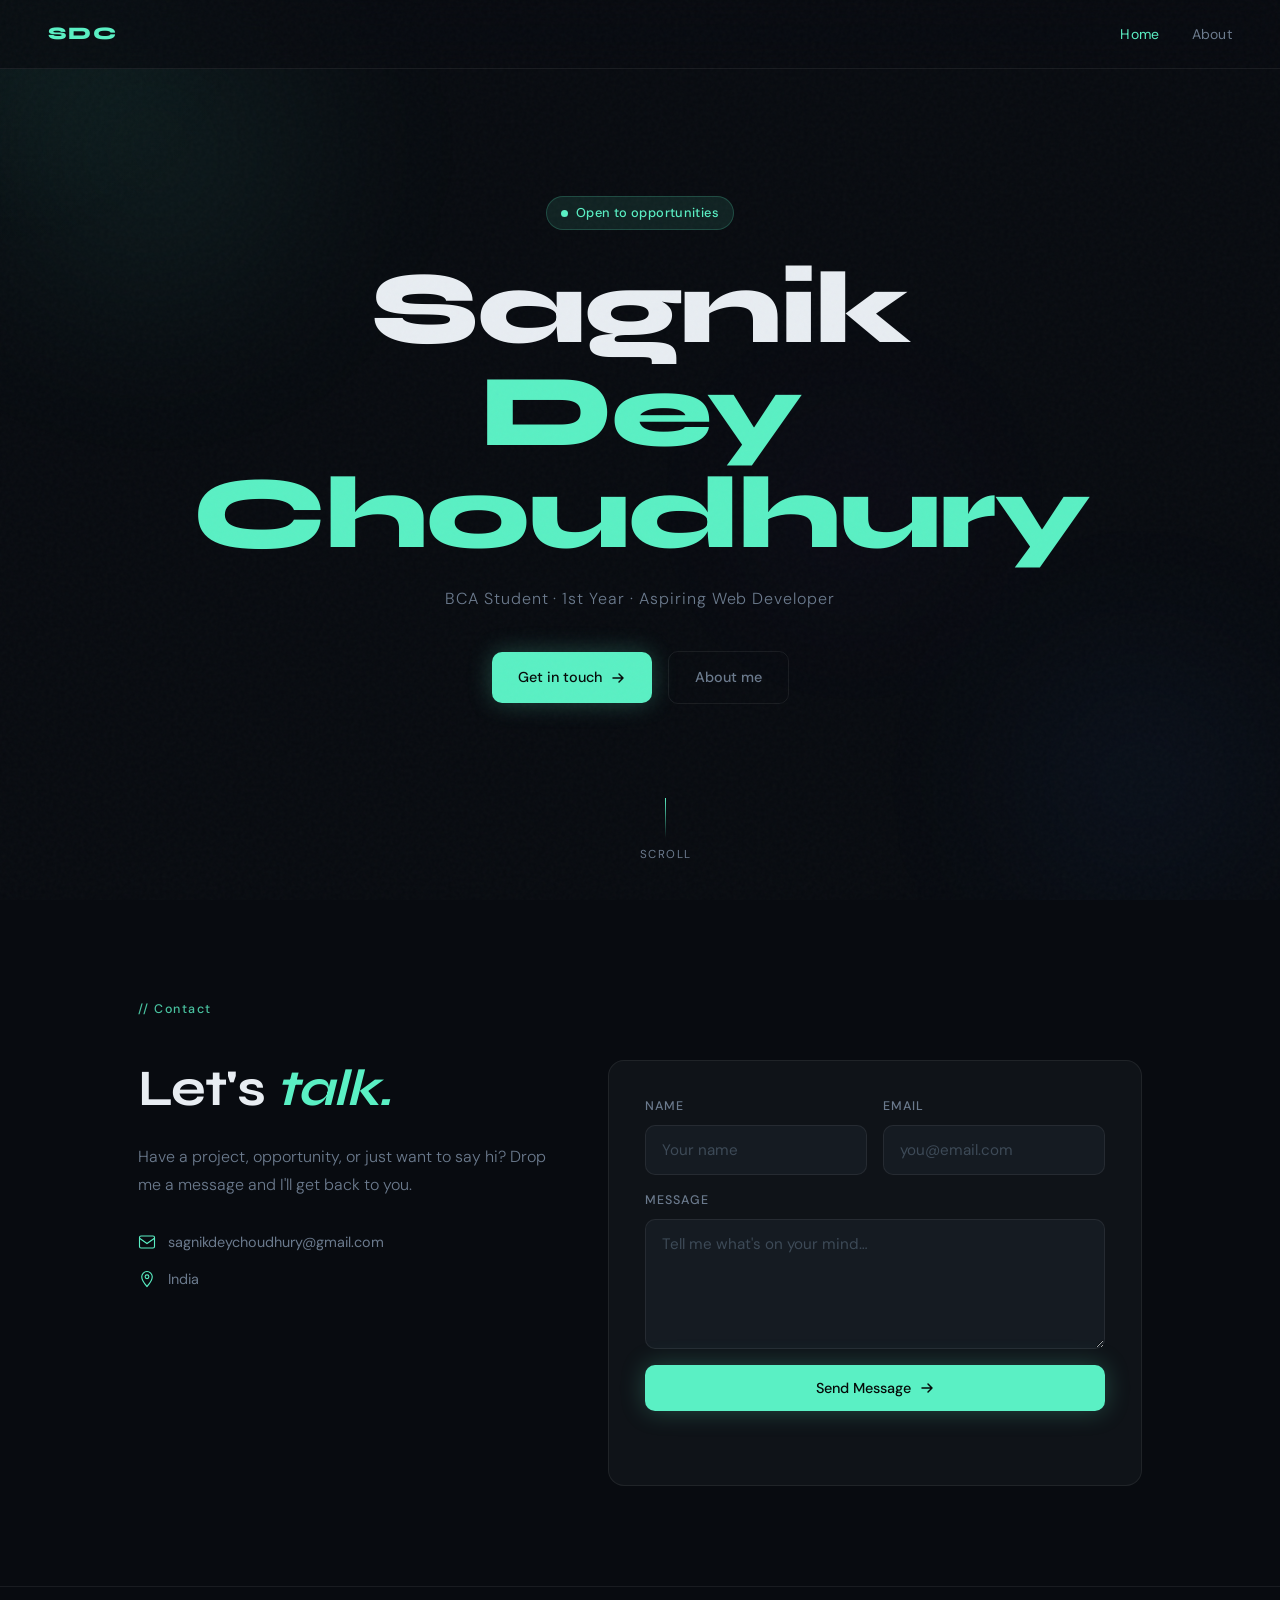
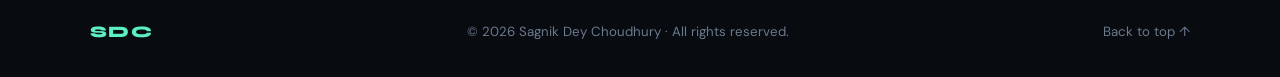
<file: index.html>
<!DOCTYPE html>
<html lang="en">
<head>
  <meta charset="UTF-8">
  <meta name="viewport" content="width=device-width, initial-scale=1.0">
  <title>Sagnik Dey Choudhury &mdash; Portfolio</title>
  <link rel="stylesheet" href="css/style.css">
  <link href="https://fonts.googleapis.com/css2?family=Syne:wght@400;600;700;800&family=DM+Sans:ital,opsz,wght@0,9..40,300;0,9..40,400;0,9..40,500;1,9..40,300&display=swap" rel="stylesheet">
</head>
<body>
  <div class="noise"></div>
  <div class="cursor-glow" id="cursorGlow"></div>

  <nav class="nav">
    <div class="nav-logo">SDC</div>
    <div class="nav-links">
      <a href="index.html" class="active">Home</a>
      <a href="about.html">About</a>
    </div>
  </nav>

  <!-- HERO -->
  <header class="hero">
    <div class="hero-bg">
      <div class="orb orb-1"></div>
      <div class="orb orb-2"></div>
      <div class="orb orb-3"></div>
    </div>
    <div class="hero-content">
      <div class="hero-badge">
        <span class="badge-dot"></span>
        Open to opportunities
      </div>
      <h1 class="hero-title">
        <span class="title-line">Sagnik</span>
        <span class="title-line accent">Dey Choudhury</span>
      </h1>
      <p class="hero-sub">BCA Student &middot; 1st Year &middot; Aspiring Web Developer</p>
      <div class="hero-cta">
        <a href="#contact" class="btn btn-primary">
          <span>Get in touch</span>
          <svg width="16" height="16" viewBox="0 0 16 16" fill="none"><path d="M3 8h10M9 4l4 4-4 4" stroke="currentColor" stroke-width="1.5" stroke-linecap="round" stroke-linejoin="round"/></svg>
        </a>
        <a href="about.html" class="btn btn-ghost">About me</a>
      </div>
    </div>
    <div class="scroll-hint">
      <div class="scroll-line"></div>
      <span>Scroll</span>
    </div>
  </header>

  <!-- CONTACT -->
  <main>
    <section class="contact-section" id="contact">
      <div class="section-label">// Contact</div>
      <div class="contact-grid">
        <div class="contact-intro reveal">
          <h2 class="section-title">Let's <em>talk.</em></h2>
          <p class="body-text">Have a project, opportunity, or just want to say hi? Drop me a message and I'll get back to you.</p>
          <div class="contact-details">
            <div class="contact-item">
              <svg width="18" height="18" viewBox="0 0 24 24" fill="none" stroke="currentColor" stroke-width="1.5"><rect x="2" y="4" width="20" height="16" rx="2"/><path d="m2 7 10 7 10-7"/></svg>
              <span>sagnikdeychoudhury@gmail.com</span>
            </div>
            <div class="contact-item">
              <svg width="18" height="18" viewBox="0 0 24 24" fill="none" stroke="currentColor" stroke-width="1.5"><path d="M12 2C8.13 2 5 5.13 5 9c0 5.25 7 13 7 13s7-7.75 7-13c0-3.87-3.13-7-7-7z"/><circle cx="12" cy="9" r="2.5"/></svg>
              <span>India</span>
            </div>
          </div>
        </div>

        <div class="form-card reveal">
          <form id="contactForm">
            <div class="form-row">
              <div class="form-group">
                <label for="name">Name</label>
                <input type="text" id="name" name="name" placeholder="Your name" required>
              </div>
              <div class="form-group">
                <label for="email">Email</label>
                <input type="email" id="email" name="email" placeholder="you@email.com" required>
              </div>
            </div>
            <div class="form-group">
              <label for="message">Message</label>
              <textarea id="message" name="message" placeholder="Tell me what's on your mind…" required></textarea>
            </div>
            <button type="submit" class="btn btn-primary full-width" id="submitBtn">
              <span id="btnText">Send Message</span>
              <svg width="16" height="16" viewBox="0 0 16 16" fill="none"><path d="M3 8h10M9 4l4 4-4 4" stroke="currentColor" stroke-width="1.5" stroke-linecap="round" stroke-linejoin="round"/></svg>
            </button>
            <p id="formResponse" class="form-response"></p>
          </form>
        </div>
      </div>
    </section>
  </main>

  <footer>
    <div class="footer-inner">
      <span class="footer-logo">SDC</span>
      <p>&copy; 2026 Sagnik Dey Choudhury &middot; All rights reserved.</p>
      <a href="#" class="footer-top">Back to top &uarr;</a>
    </div>
  </footer>

  <script src="js/main.js"></script>
</body>
</html>
</file>
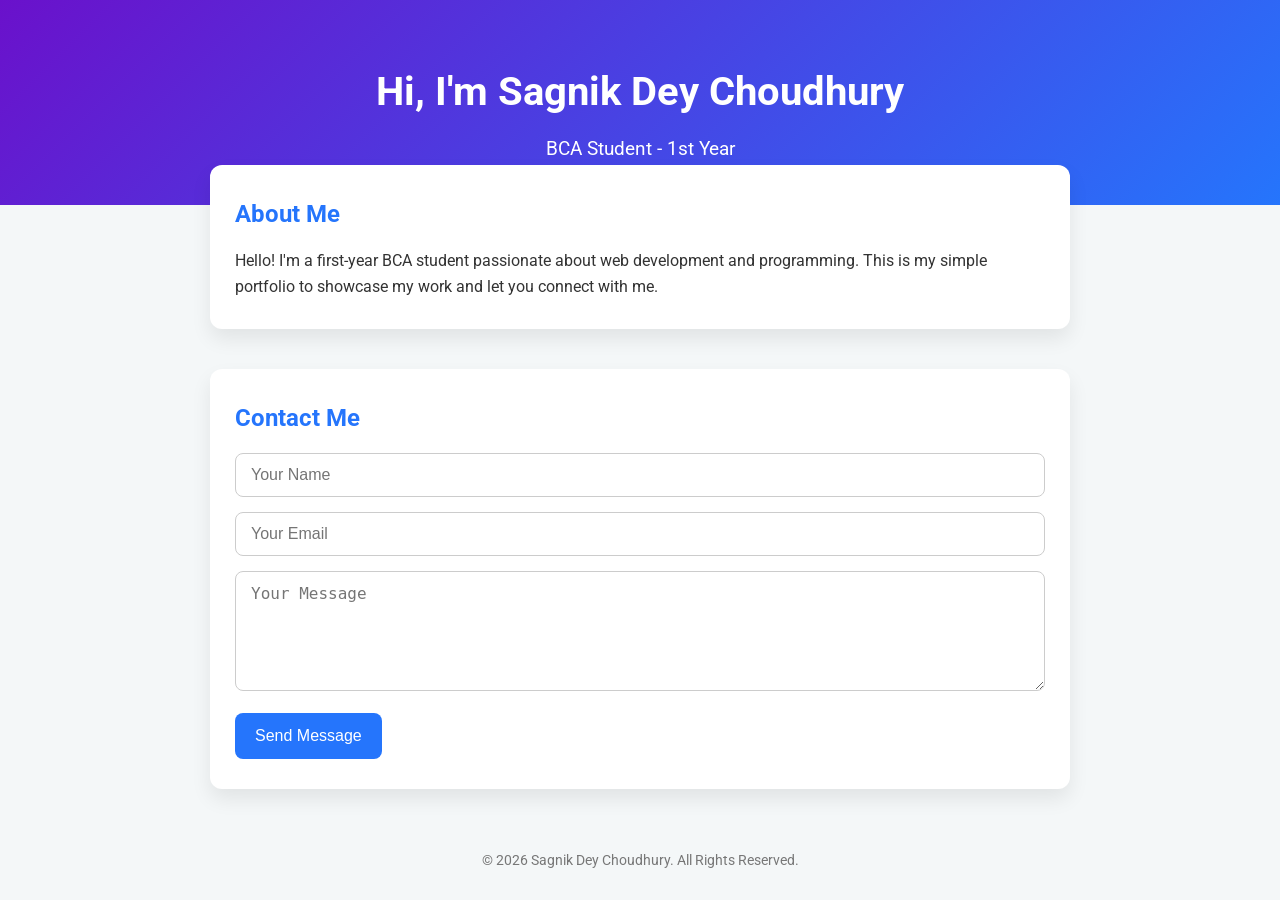
<file: templates/index.html>
<!DOCTYPE html>
<html lang="en">
<head>
    <meta charset="UTF-8">
    <meta name="viewport" content="width=device-width, initial-scale=1.0">
    <title>My Portfolio</title>
    <link rel="stylesheet" href="/static/style.css">
    <link href="https://fonts.googleapis.com/css2?family=Roboto:wght@400;700&display=swap" rel="stylesheet">
</head>
<body>
    <header>
        <h1>Hi, I'm Sagnik Dey Choudhury</h1>
        <p>BCA Student - 1st Year</p>
    </header>

    <main>
        <section class="about-card">
            <h2>About Me</h2>
            <p>Hello! I'm a first-year BCA student passionate about web development and programming. This is my simple portfolio to showcase my work and let you connect with me.</p>
        </section>

        <section class="contact-card">
            <h2>Contact Me</h2>
            <form id="contactForm">
                <input type="text" id="name" placeholder="Your Name" required>
                <input type="email" id="email" placeholder="Your Email" required>
                <textarea id="message" placeholder="Your Message" required></textarea>
                <button type="submit">Send Message</button>
            </form>
            <p id="response"></p>
        </section>
    </main>

    <footer>
        <p>© 2026 Sagnik Dey Choudhury. All Rights Reserved.</p>
    </footer>

    <script src="/static/script.js"></script>
</body>
</html>
</file>
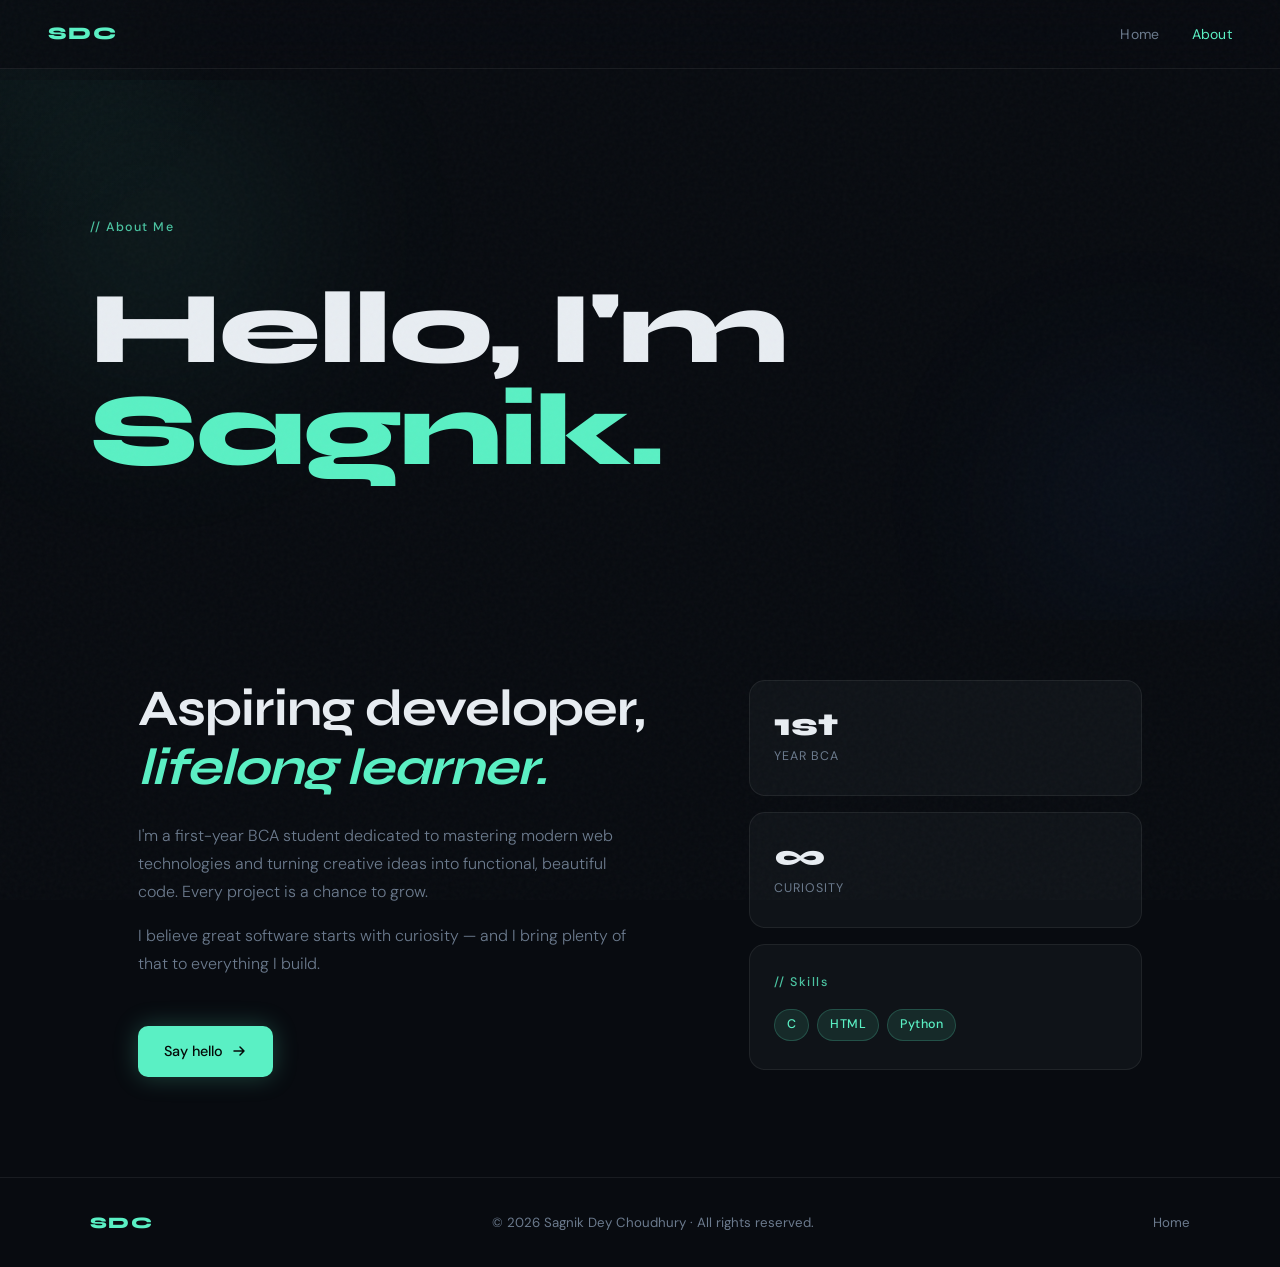
<file: about.html>
<!DOCTYPE html>
<html lang="en">
<head>
  <meta charset="UTF-8">
  <meta name="viewport" content="width=device-width, initial-scale=1.0">
  <title>About &mdash; Sagnik Dey Choudhury</title>
  <link rel="stylesheet" href="css/style.css">
  <link href="https://fonts.googleapis.com/css2?family=Syne:wght@400;600;700;800&family=DM+Sans:ital,opsz,wght@0,9..40,300;0,9..40,400;0,9..40,500;1,9..40,300&display=swap" rel="stylesheet">
</head>
<body>
  <div class="noise"></div>
  <div class="cursor-glow" id="cursorGlow"></div>

  <nav class="nav">
    <div class="nav-logo">SDC</div>
    <div class="nav-links">
      <a href="index.html">Home</a>
      <a href="about.html" class="active">About</a>
    </div>
  </nav>

  <main class="about-page">
    <div class="about-hero">
      <div class="hero-bg">
        <div class="orb orb-1"></div>
        <div class="orb orb-2"></div>
      </div>
      <div class="about-hero-content">
        <div class="section-label">// About Me</div>
        <h1 class="hero-title">
          <span class="title-line">Hello, I'm</span>
          <span class="title-line accent">Sagnik.</span>
        </h1>
      </div>
    </div>

    <div class="about-body-section">
      <div class="about-layout">
        <div class="about-main reveal">
          <h2 class="section-title">Aspiring developer,<br><em>lifelong learner.</em></h2>
          <p class="body-text">I'm a first-year BCA student dedicated to mastering modern web technologies and turning creative ideas into functional, beautiful code. Every project is a chance to grow.</p>
          <p class="body-text">I believe great software starts with curiosity — and I bring plenty of that to everything I build.</p>
          <a href="index.html#contact" class="btn btn-primary" style="margin-top:2rem; display:inline-flex;">
            <span>Say hello</span>
            <svg width="16" height="16" viewBox="0 0 16 16" fill="none"><path d="M3 8h10M9 4l4 4-4 4" stroke="currentColor" stroke-width="1.5" stroke-linecap="round" stroke-linejoin="round"/></svg>
          </a>
        </div>

        <div class="about-sidebar">
          <div class="stat-card reveal">
            <span class="stat-num">1st</span>
            <span class="stat-label">Year BCA</span>
          </div>
          <div class="stat-card reveal">
            <span class="stat-num">&#8734;</span>
            <span class="stat-label">Curiosity</span>
          </div>
          <div class="skills-card reveal">
            <div class="section-label" style="margin-bottom:16px">// Skills</div>
            <div class="skill-tags">
              <span class="tag">C</span>
              <span class="tag">HTML</span>
              <span class="tag">Python</span>
            </div>
          </div>
        </div>
      </div>
    </div>
  </main>

  <footer>
    <div class="footer-inner">
      <span class="footer-logo">SDC</span>
      <p>&copy; 2026 Sagnik Dey Choudhury &middot; All rights reserved.</p>
      <a href="index.html" class="footer-top">Home</a>
    </div>
  </footer>

  <script>
    // Cursor glow
    const glow = document.getElementById('cursorGlow');
    document.addEventListener('mousemove', (e) => {
      glow.style.left = e.clientX + 'px';
      glow.style.top  = e.clientY + 'px';
    });
    // Reveal
    const observer = new IntersectionObserver((entries) => {
      entries.forEach(e => { if (e.isIntersecting) { e.target.style.opacity='1'; e.target.style.transform='translateY(0)'; }});
    }, { threshold: 0.1 });
    document.querySelectorAll('.reveal').forEach(el => {
      el.style.opacity='0'; el.style.transform='translateY(20px)';
      el.style.transition='opacity 0.6s ease, transform 0.6s ease';
      observer.observe(el);
    });
  </script>
</body>
</html>
</file>
<file: css/style.css>
/* ── Reset ──────────────────────────────── */
*, *::before, *::after { margin:0; padding:0; box-sizing:border-box; }

:root {
  --bg:          #080b10;
  --surface:     #0f1318;
  --surface-2:   #151b22;
  --border:      rgba(255,255,255,0.07);
  --text:        #e8edf2;
  --muted:       #6b7a8d;
  --accent:      #5af0c4;
  --accent-dim:  rgba(90,240,196,0.1);
  --accent-glow: rgba(90,240,196,0.25);
  --display:     'Syne', sans-serif;
  --body:        'DM Sans', sans-serif;
  --r:           16px;
  --r-sm:        10px;
}

html { scroll-behavior: smooth; }

body {
  font-family: var(--body);
  background: var(--bg);
  color: var(--text);
  line-height: 1.6;
  overflow-x: hidden;
}

/* ── Noise ──────────────────────────────── */
.noise {
  position: fixed; inset: 0; z-index: 999; pointer-events: none;
  opacity: 0.03;
  background-image: url("data:image/svg+xml,%3Csvg viewBox='0 0 256 256' xmlns='http://www.w3.org/2000/svg'%3E%3Cfilter id='n'%3E%3CfeTurbulence type='fractalNoise' baseFrequency='0.9' numOctaves='4' stitchTiles='stitch'/%3E%3C/filter%3E%3Crect width='100%25' height='100%25' filter='url(%23n)'/%3E%3C/svg%3E");
}

/* ── Cursor Glow ────────────────────────── */
.cursor-glow {
  position: fixed; width: 500px; height: 500px; border-radius: 50%;
  background: radial-gradient(circle, rgba(90,240,196,0.055) 0%, transparent 70%);
  pointer-events: none; z-index: 0; transform: translate(-50%,-50%);
}

/* ── Nav ────────────────────────────────── */
.nav {
  position: fixed; top:0; left:0; right:0; z-index:100;
  display: flex; align-items:center; justify-content:space-between;
  padding: 20px 48px;
  backdrop-filter: blur(20px);
  background: rgba(8,11,16,0.75);
  border-bottom: 1px solid var(--border);
}
.nav-logo {
  font-family: var(--display); font-weight:800; font-size:1.1rem;
  color: var(--accent); letter-spacing:.08em;
}
.nav-links { display:flex; gap:32px; }
.nav-links a {
  color: var(--muted); text-decoration:none;
  font-size:.875rem; font-weight:400; letter-spacing:.02em;
  transition: color .2s ease;
}
.nav-links a:hover, .nav-links a.active { color: var(--text); }
.nav-links a.active { color: var(--accent); }

/* ── Orbs ───────────────────────────────── */
.hero-bg { position:absolute; inset:0; z-index:0; }
.orb { position:absolute; border-radius:50%; filter:blur(80px); opacity:.5; }
.orb-1 {
  width:500px; height:500px;
  background: radial-gradient(circle, rgba(90,240,196,.18), transparent 70%);
  top:-100px; left:-100px; animation: f1 12s ease-in-out infinite;
}
.orb-2 {
  width:400px; height:400px;
  background: radial-gradient(circle, rgba(59,130,246,.15), transparent 70%);
  bottom:-80px; right:-60px; animation: f2 14s ease-in-out infinite;
}
.orb-3 {
  width:300px; height:300px;
  background: radial-gradient(circle, rgba(168,85,247,.1), transparent 70%);
  top:40%; left:55%; animation: f3 10s ease-in-out infinite;
}
@keyframes f1{0%,100%{transform:translate(0,0)}50%{transform:translate(40px,30px)}}
@keyframes f2{0%,100%{transform:translate(0,0)}50%{transform:translate(-30px,-40px)}}
@keyframes f3{0%,100%{transform:translate(0,0)}50%{transform:translate(-20px,20px)}}

/* ── Hero ───────────────────────────────── */
.hero {
  position:relative; min-height:100vh;
  display:flex; align-items:center; justify-content:center; overflow:hidden;
}
.hero-content {
  position:relative; z-index:1; text-align:center; padding:0 24px;
  animation: fadeUp .8s ease both;
}
@keyframes fadeUp {
  from{opacity:0;transform:translateY(24px)}
  to  {opacity:1;transform:translateY(0)}
}

.hero-badge {
  display:inline-flex; align-items:center; gap:8px;
  background: var(--accent-dim); border:1px solid rgba(90,240,196,.2);
  color: var(--accent); font-size:.8rem; font-weight:500;
  padding:6px 14px; border-radius:100px; margin-bottom:28px;
  letter-spacing:.03em; animation: fadeUp .8s ease .1s both;
}
.badge-dot {
  width:7px; height:7px; border-radius:50%; background:var(--accent);
  animation: pulse 2s ease infinite;
}
@keyframes pulse{0%,100%{opacity:1;transform:scale(1)}50%{opacity:.5;transform:scale(.8)}}

.hero-title {
  font-family: var(--display);
  font-size: clamp(3rem, 8vw, 7rem);
  font-weight: 800; line-height:1; letter-spacing:-.02em;
  animation: fadeUp .8s ease .2s both;
}
.title-line { display:block; }
.title-line.accent { color: var(--accent); }

.hero-sub {
  margin-top:20px; color:var(--muted); font-size:1rem; font-weight:300;
  letter-spacing:.06em; animation: fadeUp .8s ease .3s both;
}
.hero-cta {
  display:flex; align-items:center; justify-content:center;
  gap:16px; margin-top:40px; animation: fadeUp .8s ease .4s both;
}

.scroll-hint {
  position:absolute; bottom:36px; left:50%; transform:translateX(-50%);
  display:flex; flex-direction:column; align-items:center; gap:8px;
  color:var(--muted); font-size:.72rem; letter-spacing:.12em;
  text-transform:uppercase; z-index:1; animation: fadeUp .8s ease .6s both;
}
.scroll-line {
  width:1px; height:40px;
  background: linear-gradient(to bottom, var(--accent), transparent);
  animation: sp 2s ease infinite;
}
@keyframes sp{0%,100%{opacity:.3;transform:scaleY(1)}50%{opacity:1;transform:scaleY(.8)}}

/* ── Buttons ────────────────────────────── */
.btn {
  display:inline-flex; align-items:center; gap:8px;
  font-family:var(--body); font-size:.9rem; font-weight:500;
  padding:14px 26px; border-radius:var(--r-sm);
  text-decoration:none; cursor:pointer;
  transition: all .25s ease; border:none; outline:none;
}
.btn svg { transition: transform .2s ease; }
.btn:hover svg { transform: translateX(3px); }

.btn-primary {
  background: var(--accent); color:#050a08;
  box-shadow: 0 0 24px var(--accent-glow);
}
.btn-primary:hover {
  background:#6ef5ce;
  box-shadow: 0 0 36px rgba(90,240,196,.4);
  transform:translateY(-1px);
}
.btn-ghost {
  background:transparent; color:var(--muted);
  border:1px solid var(--border);
}
.btn-ghost:hover { border-color:rgba(255,255,255,.18); color:var(--text); }
.full-width { width:100%; justify-content:center; }

/* ── Section Commons ────────────────────── */
.section-label {
  font-size:.78rem; color:var(--accent);
  letter-spacing:.12em; font-weight:500; margin-bottom:40px; opacity:.8;
}
.section-title {
  font-family: var(--display);
  font-size: clamp(2rem,4vw,3.2rem);
  font-weight:700; line-height:1.15;
  letter-spacing:-.02em; margin-bottom:24px;
}
.section-title em { color:var(--accent); font-style:italic; }
.body-text {
  color:var(--muted); font-size:1rem; line-height:1.75;
  max-width:500px; margin-bottom:16px; font-weight:300;
}

/* ── Contact Section ────────────────────── */
.contact-section {
  max-width:1100px; margin:0 auto; padding:100px 48px;
}
.contact-grid {
  display:grid; grid-template-columns:1fr 1.3fr; gap:60px; align-items:start;
}
.contact-details { display:flex; flex-direction:column; gap:14px; margin-top:32px; }
.contact-item {
  display:flex; align-items:center; gap:12px;
  color:var(--muted); font-size:.9rem;
}
.contact-item svg { color:var(--accent); flex-shrink:0; }

/* ── Form Card ──────────────────────────── */
.form-card {
  background:var(--surface); border:1px solid var(--border);
  border-radius:var(--r); padding:36px;
}
.form-row { display:grid; grid-template-columns:1fr 1fr; gap:16px; }
.form-group { display:flex; flex-direction:column; gap:8px; margin-bottom:16px; }
.form-group label {
  font-size:.78rem; font-weight:500; color:var(--muted);
  text-transform:uppercase; letter-spacing:.08em;
}
.form-group input,
.form-group textarea {
  background:var(--surface-2); border:1px solid var(--border);
  border-radius:var(--r-sm); padding:14px 16px;
  color:var(--text); font-family:var(--body); font-size:.95rem; outline:none;
  transition: border-color .2s ease, box-shadow .2s ease;
}
.form-group input:focus,
.form-group textarea:focus {
  border-color: rgba(90,240,196,.4);
  box-shadow: 0 0 0 3px rgba(90,240,196,.06);
}
.form-group input::placeholder,
.form-group textarea::placeholder { color:#3d4a57; }
.form-group textarea { resize:vertical; min-height:130px; }
.form-response {
  margin-top:14px; font-size:.875rem; text-align:center; min-height:24px;
}
.form-response.success { color:var(--accent); }
.form-response.error   { color:#f87171; }

/* ── About Page ─────────────────────────── */
.about-page { padding-top: 80px; }
.about-hero {
  position:relative; min-height:60vh;
  display:flex; align-items:center; overflow:hidden; padding:0 48px;
}
.about-hero-content {
  position:relative; z-index:1;
  max-width:1100px; margin:0 auto; width:100%;
  animation: fadeUp .8s ease both;
}
.about-body-section {
  max-width:1100px; margin:0 auto; padding:60px 48px 100px;
}
.about-layout {
  display:grid; grid-template-columns:1.4fr 1fr; gap:60px; align-items:start;
}
.about-sidebar { display:flex; flex-direction:column; gap:16px; }
.stat-card {
  background:var(--surface); border:1px solid var(--border);
  border-radius:var(--r); padding:28px 24px;
  display:flex; flex-direction:column; gap:6px;
  transition: border-color .25s ease, transform .25s ease;
}
.stat-card:hover { border-color:rgba(90,240,196,.25); transform:translateY(-3px); }
.stat-num {
  font-family:var(--display); font-size:2rem; font-weight:800;
  color:var(--text); line-height:1;
}
.stat-label {
  font-size:.78rem; color:var(--muted);
  text-transform:uppercase; letter-spacing:.08em;
}
.skills-card {
  background:var(--surface); border:1px solid var(--border);
  border-radius:var(--r); padding:28px 24px;
}
.skill-tags { display:flex; flex-wrap:wrap; gap:8px; }
.tag {
  background:var(--accent-dim); border:1px solid rgba(90,240,196,.2);
  color:var(--accent); font-size:.78rem; font-weight:500;
  padding:5px 12px; border-radius:100px; letter-spacing:.04em;
}

/* ── Footer ─────────────────────────────── */
footer {
  border-top:1px solid var(--border); padding:32px 48px;
}
.footer-inner {
  max-width:1100px; margin:0 auto;
  display:flex; align-items:center; justify-content:space-between;
}
.footer-logo {
  font-family:var(--display); font-weight:800;
  color:var(--accent); letter-spacing:.08em;
}
footer p { color:var(--muted); font-size:.83rem; }
.footer-top {
  color:var(--muted); text-decoration:none;
  font-size:.83rem; transition:color .2s;
}
.footer-top:hover { color:var(--text); }

/* ── Responsive ─────────────────────────── */
@media(max-width:900px){
  .contact-grid, .about-layout { grid-template-columns:1fr; gap:40px; }
  .nav { padding:18px 24px; }
  .contact-section, .about-body-section { padding:70px 24px; }
  .about-hero { padding:0 24px; }
  footer { padding:24px; }
  .footer-inner { flex-direction:column; gap:10px; text-align:center; }
}
@media(max-width:560px){
  .form-row { grid-template-columns:1fr; }
  .hero-cta { flex-direction:column; }
  .form-card { padding:24px; }
  .nav-links { gap:20px; }
}
</file>
<file: static/style.css>
/* Reset some defaults */
* {
    margin: 0;
    padding: 0;
    box-sizing: border-box;
}

body {
    font-family: 'Roboto', sans-serif;
    background: #f4f7f8;
    color: #333;
    line-height: 1.6;
}

/* Header */
header {
    text-align: center;
    padding: 60px 20px 40px;
    background: linear-gradient(135deg, #6a11cb, #2575fc);
    color: #fff;
}

header h1 {
    font-size: 2.5rem;
    margin-bottom: 10px;
}

header p {
    font-size: 1.2rem;
    font-weight: 400;
}

/* Main Cards */
main {
    max-width: 900px;
    margin: -40px auto 40px;
    padding: 0 20px;
}

.about-card, .contact-card {
    background: #fff;
    padding: 30px 25px;
    margin-bottom: 40px;
    border-radius: 12px;
    box-shadow: 0 10px 20px rgba(0,0,0,0.08);
}

.about-card h2, .contact-card h2 {
    margin-bottom: 15px;
    color: #2575fc;
}

/* Form */
form input, form textarea {
    width: 100%;
    padding: 12px 15px;
    margin-bottom: 15px;
    border-radius: 8px;
    border: 1px solid #ccc;
    font-size: 1rem;
}

form textarea {
    resize: vertical;
    min-height: 120px;
}

form button {
    background: #2575fc;
    color: #fff;
    border: none;
    padding: 14px 20px;
    border-radius: 8px;
    font-size: 1rem;
    cursor: pointer;
    transition: 0.3s ease;
}

form button:hover {
    background: #6a11cb;
}

/* Footer */
footer {
    text-align: center;
    padding: 20px;
    color: #777;
    font-size: 0.9rem;
}

/* Responsive */
@media (max-width: 600px) {
    header h1 {
        font-size: 2rem;
    }
}
</file>
